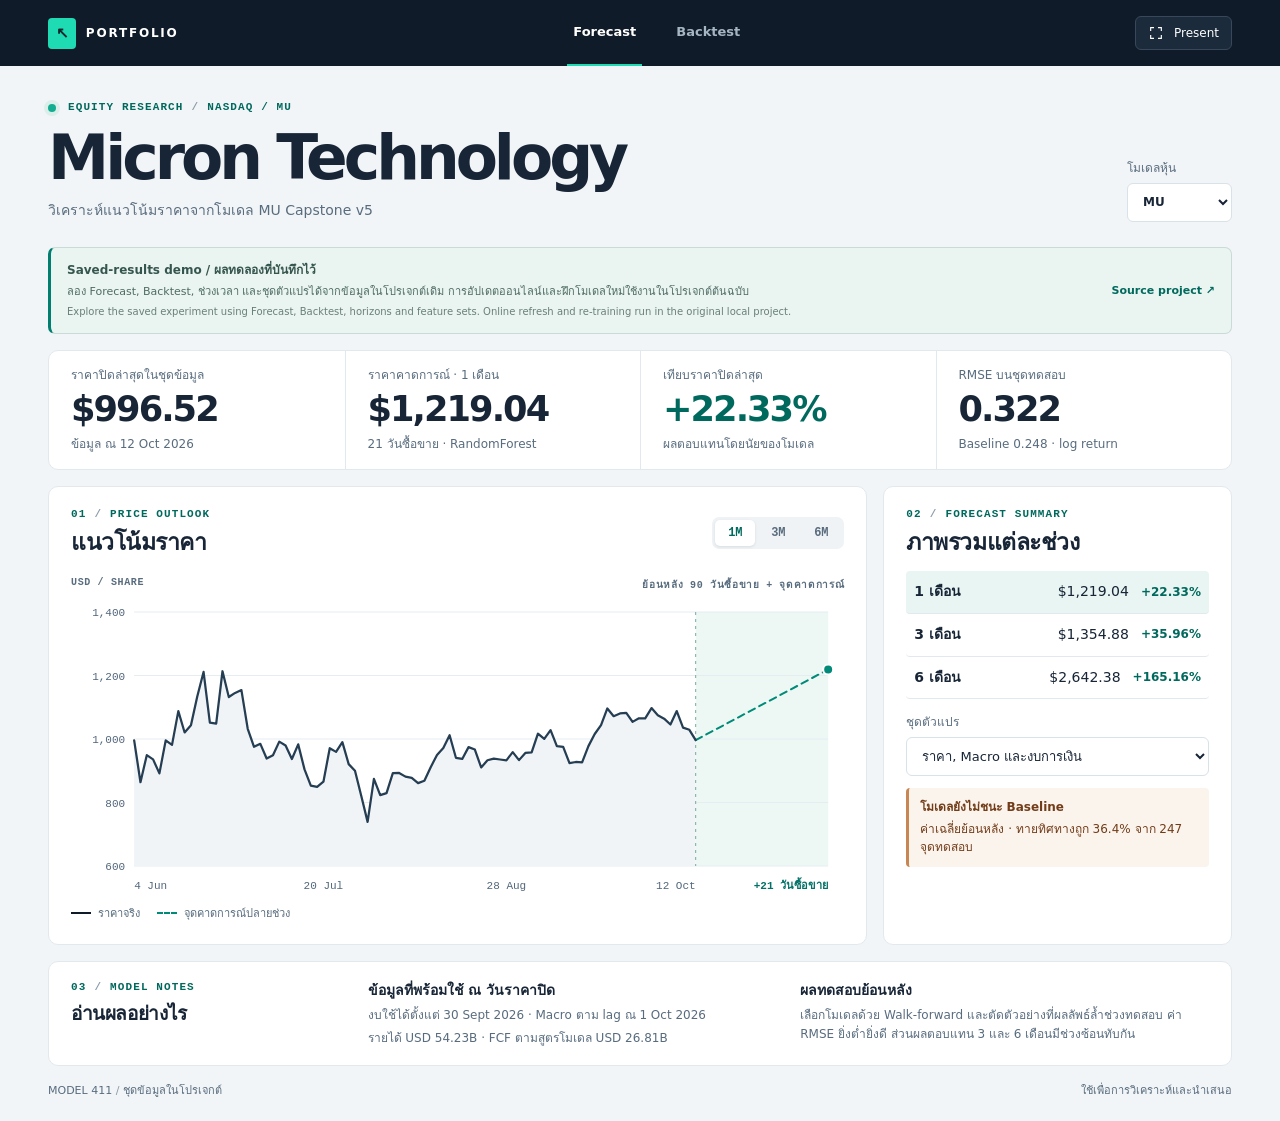
<file: demos/prediction-stock-price/index.html>
<!doctype html>
<html lang="th">
<head>
  <meta charset="utf-8">
  <meta name="viewport" content="width=device-width, initial-scale=1">
  <meta name="theme-color" content="#101b29">
  <title>Prediction_Stock_Price | Saved-results Demo</title>
  <link rel="stylesheet" href="./style.css">
  <script type="module" src="./app.js"></script>
</head>
<body>
  <header class="topbar">
    <div class="wrap top-inner">
      <a class="brand" href="../../#project/mu-forecast" aria-label="กลับไป Portfolio / Back to portfolio"><span class="brand-mark">↖</span><span>PORTFOLIO</span></a>
      <nav aria-label="มุมมอง">
        <button data-view="forecast" aria-pressed="true">Forecast</button>
        <button data-view="backtest" aria-pressed="false">Backtest</button>
      </nav>
      <button class="present" id="present"><svg width="16" height="16" viewBox="0 0 24 24" fill="none" stroke="currentColor" stroke-width="1.7" aria-hidden="true"><path d="M9 4H4v5m11-5h5v5M4 15v5h5m11-5v5h-5"/></svg><span>Present</span></button>
    </div>
  </header>
  <main class="wrap">
    <section class="hero">
      <div>
        <div class="eyebrow"><span class="signal"></span> EQUITY RESEARCH <span class="divider">/</span> <span id="exchange">NASDAQ</span></div>
        <h1 id="company">Micron Technology</h1>
        <p>วิเคราะห์แนวโน้มราคาจากโมเดล <span id="version">MU Capstone v5</span></p>
      </div>
      <div class="actions">
        <label class="model-control"><span>โมเดลหุ้น</span><select id="model" aria-label="โมเดลหุ้น"></select></label>

      </div>
    </section>

    <aside class="demo-note" aria-label="สถานะตัวอย่าง / Demo status">
      <div><strong>Saved-results demo / ผลทดลองที่บันทึกไว้</strong><p>ลอง Forecast, Backtest, ช่วงเวลา และชุดตัวแปรได้จากข้อมูลในโปรเจกต์เดิม การอัปเดตออนไลน์และฝึกโมเดลใหม่ใช้งานในโปรเจกต์ต้นฉบับ</p><p lang="en">Explore the saved experiment using Forecast, Backtest, horizons and feature sets. Online refresh and re-training run in the original local project.</p></div>
      <a href="https://github.com/KHN22/Prediction_Stock_Price" target="_blank" rel="noopener noreferrer">Source project ↗</a>
    </aside>

    <div id="notice" class="notice" role="status" hidden></div>
    <section class="metrics" aria-label="สรุปการคาดการณ์">
      <div><span>ราคาปิดล่าสุดในชุดข้อมูล</span><strong id="last-close">—</strong><small id="date">กำลังโหลดข้อมูล</small></div>
      <div><span id="price-caption">ราคาคาดการณ์</span><strong id="forecast-price">—</strong><small id="sessions">—</small></div>
      <div><span>เทียบราคาปิดล่าสุด</span><strong id="return">—</strong><small>ผลตอบแทนโดยนัยของโมเดล</small></div>
      <div><span>RMSE บนชุดทดสอบ</span><strong id="rmse">—</strong><small id="baseline-metric">—</small></div>
    </section>

    <div class="dashboard">
      <section class="card graph-card" aria-labelledby="graph-title">
        <div class="card-heading">
          <div><div class="eyebrow">01 <span class="divider">/</span> <span id="chart-kicker">PRICE OUTLOOK</span></div><h2 id="graph-title">แนวโน้มราคา</h2></div>
          <div id="horizons" class="segmented" role="group" aria-label="ระยะคาดการณ์">
            <button data-horizon="1m" aria-pressed="true">1M</button>
            <button data-horizon="3m" aria-pressed="false">3M</button>
            <button data-horizon="6m" aria-pressed="false">6M</button>
          </div>
        </div>
        <div class="chart-label"><span id="currency">USD / SHARE</span><span id="chart-period"></span></div>
        <div class="chart" id="chart"></div>
        <div class="legend" id="legend"></div>
      </section>

      <aside class="card outlook">
        <div class="eyebrow">02 <span class="divider">/</span> FORECAST SUMMARY</div>
        <h2>ภาพรวมแต่ละช่วง</h2>
        <div id="outlooks" class="outlooks"></div>
        <label class="feature-control"><span>ชุดตัวแปร</span><select id="feature" aria-label="ชุดตัวแปร"></select></label>
        <div class="assessment" id="assessment"></div>
      </aside>
    </div>

    <details id="macro-details" class="card macro-details" hidden>
      <summary>ข้อมูล Macro จาก FRED</summary>
      <div class="macro-table-wrap"><table><thead><tr><th>ตัวแปร</th><th>งวดล่าสุดที่ดึง</th><th>ค่าล่าสุด</th><th>ค่าที่ใช้ตาม lag</th></tr></thead><tbody id="macro-rows"></tbody></table></div>
      <p>วันที่งวดเป็นช่วงที่ข้อมูลอ้างอิง โมเดลเลื่อนข้อมูลหนึ่งเดือน และใช้ GDP หลังจบไตรมาสแล้วหนึ่งเดือน ประวัติ FRED อาจมีการปรับย้อนหลัง</p>
    </details>
    <section class="card methodology">
      <div><div class="eyebrow">03 <span class="divider">/</span> MODEL NOTES</div><h2>อ่านผลอย่างไร</h2></div>
      <div><strong>ข้อมูลที่พร้อมใช้ ณ วันราคาปิด</strong><p id="input-dates">กำลังอ่านข้อมูล</p><p id="input-values"></p></div>
      <div><strong>ผลทดสอบย้อนหลัง</strong><p>เลือกโมเดลด้วย Walk-forward และตัดตัวอย่างที่ผลลัพธ์ล้ำช่วงทดสอบ ค่า RMSE ยิ่งต่ำยิ่งดี ส่วนผลตอบแทน 3 และ 6 เดือนมีช่วงซ้อนทับกัน</p></div>
    </section>
    <footer><span>MODEL 411 <span class="divider">/</span> <span id="source">ชุดข้อมูลในโปรเจกต์</span></span><span>ใช้เพื่อการวิเคราะห์และนำเสนอ</span></footer>
  </main>


</body>
</html>
</file>
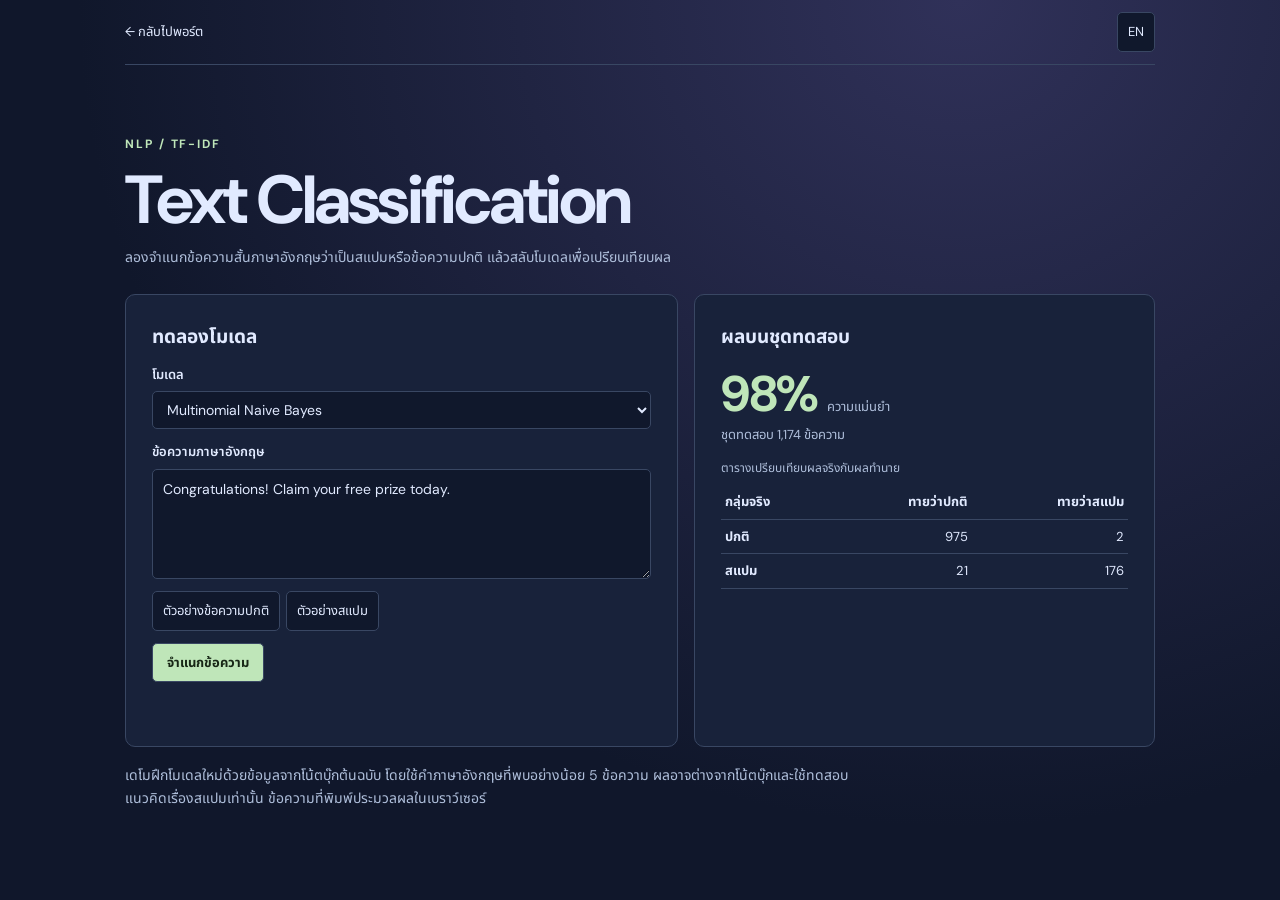
<file: demos/text-classification/index.html>
<!doctype html>
<html lang="th">
<head>
  <meta charset="utf-8">
  <meta name="viewport" content="width=device-width, initial-scale=1">
  <meta name="theme-color" content="#10172b">
  <title>Text Classification · Spam Classifier Demo</title>
  <link rel="stylesheet" href="style.css">
  <script src="app.js" defer></script>
</head>
<body>
  <header class="wrap topbar"><a href="../../#project/nlp" data-copy="back">← กลับไปพอร์ต</a><button id="language" type="button" lang="en">EN</button></header>
  <main class="wrap">
    <p class="eyebrow">NLP / TF-IDF</p>
    <h1>Text Classification</h1>
    <p class="intro" data-copy="intro">ลองจำแนกข้อความสั้นภาษาอังกฤษว่าเป็นสแปมหรือข้อความปกติ แล้วสลับโมเดลเพื่อเปรียบเทียบผล</p>
    <div class="layout">
      <section class="panel" aria-labelledby="try-title">
        <h2 id="try-title" data-copy="tryTitle">ทดลองโมเดล</h2>
        <form id="classify">
          <label><span data-copy="model">โมเดล</span><select id="model"><option value="bayes">Multinomial Naive Bayes</option><option value="logistic">Logistic Regression</option></select></label>
          <label><span data-copy="message">ข้อความภาษาอังกฤษ</span><textarea id="message" rows="4" maxlength="1000" required>Congratulations! Claim your free prize today.</textarea></label>
          <div class="samples"><button type="button" data-example="ordinary" data-copy="ordinary">ตัวอย่างข้อความปกติ</button><button type="button" data-example="spam" data-copy="spamSample">ตัวอย่างสแปม</button></div>
          <button class="primary" id="predict" type="submit" disabled data-copy="predict">จำแนกข้อความ</button>
        </form>
        <p id="result" class="result" role="status"></p>
      </section>
      <section class="panel metrics" aria-labelledby="metrics-title">
        <h2 id="metrics-title" data-copy="metrics">ผลบนชุดทดสอบ</h2>
        <div class="accuracy"><strong id="accuracy">—</strong><span data-copy="accuracy">ความแม่นยำ</span></div>
        <p id="test-count"></p>
        <table>
          <caption data-copy="matrix">ตารางเปรียบเทียบผลจริงกับผลทำนาย</caption>
          <thead><tr><th scope="col" data-copy="actual">กลุ่มจริง</th><th scope="col" data-copy="predOrdinary">ทายว่าปกติ</th><th scope="col" data-copy="predSpam">ทายว่าสแปม</th></tr></thead>
          <tbody><tr><th scope="row" data-copy="ordinaryLabel">ปกติ</th><td id="tn">—</td><td id="fp">—</td></tr><tr><th scope="row" data-copy="spamLabel">สแปม</th><td id="fn">—</td><td id="tp">—</td></tr></tbody>
        </table>
      </section>
    </div>
    <p class="footnote" data-copy="note">เดโมฝึกโมเดลใหม่ด้วยข้อมูลจากโน้ตบุ๊กต้นฉบับ โดยใช้คำภาษาอังกฤษที่พบอย่างน้อย 5 ข้อความ ผลอาจต่างจากโน้ตบุ๊กและใช้ทดสอบแนวคิดเรื่องสแปมเท่านั้น ข้อความที่พิมพ์ประมวลผลในเบราว์เซอร์</p>
  </main>
</body>
</html>
</file>
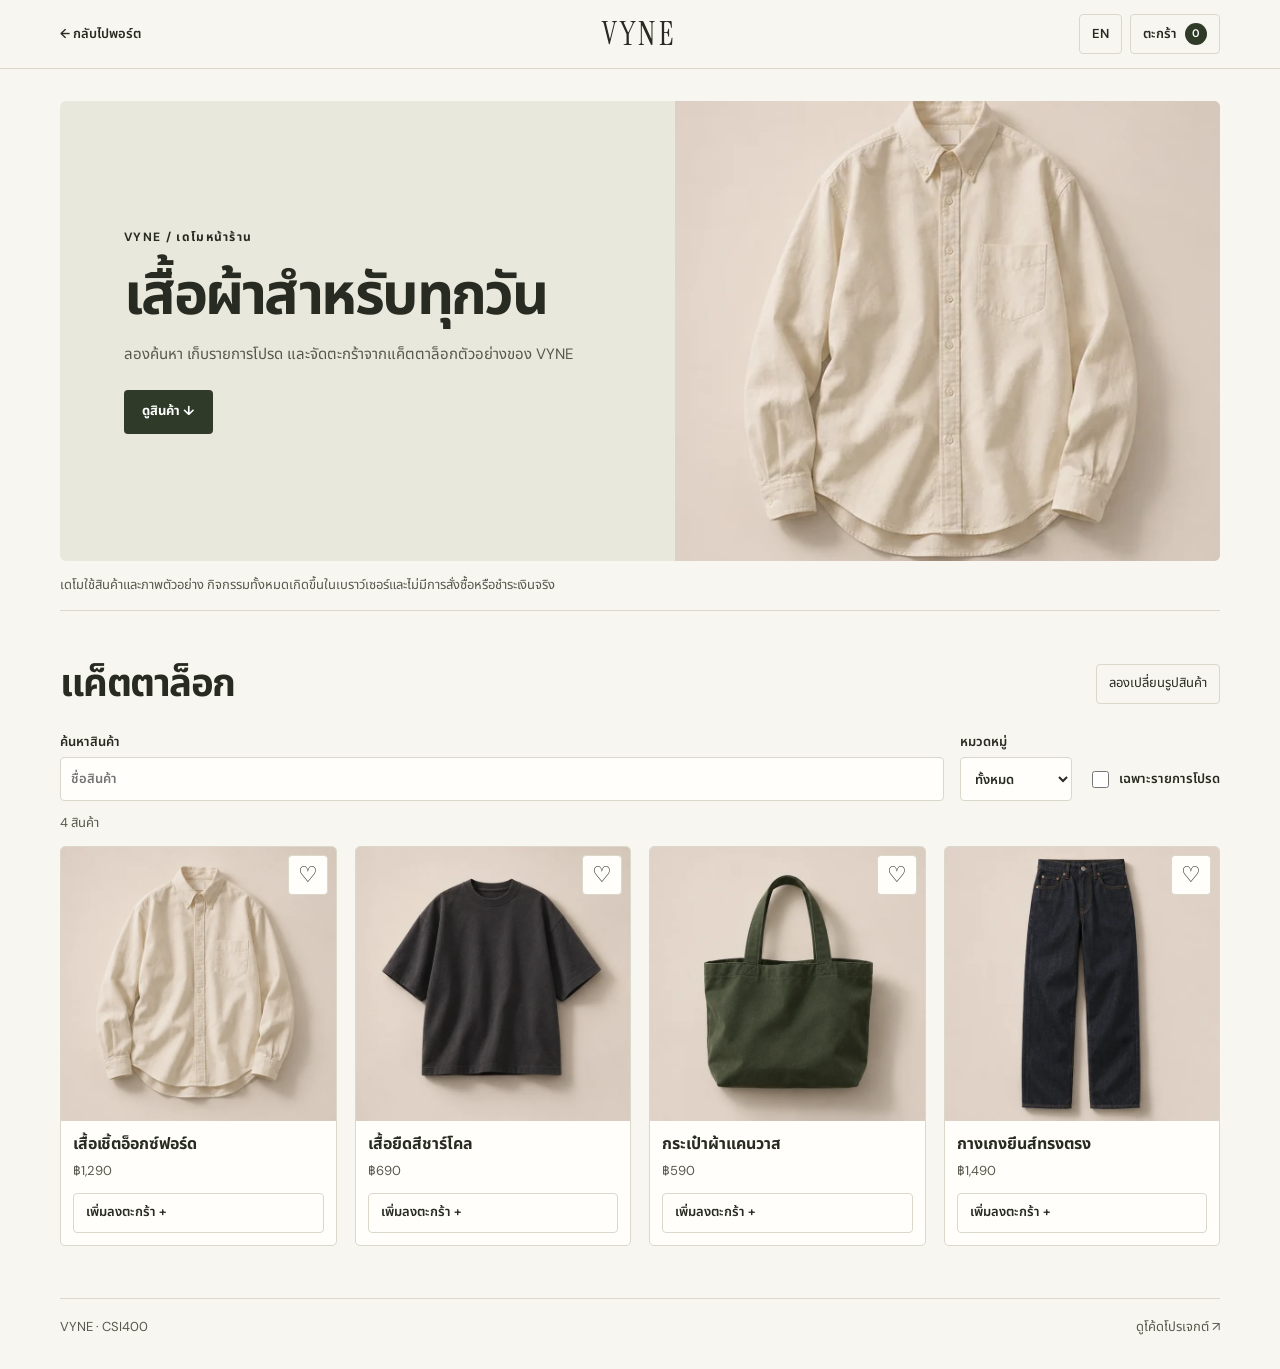
<file: demos/vyne/index.html>
<!doctype html>
<html lang="th">
<head>
  <meta charset="utf-8">
  <meta name="viewport" content="width=device-width, initial-scale=1">
  <meta name="theme-color" content="#f8f6f0">
  <title>VYNE · Storefront Demo</title>
  <link rel="stylesheet" href="style.css">
  <script src="app.js" defer></script>
</head>
<body>
  <header class="topbar">
    <div class="wrap topbar-inner">
      <a class="back" href="../../#project/vyne" data-copy="back">← กลับไปพอร์ต</a>
      <span class="wordmark">VYNE</span>
      <div class="topbar-actions">
        <button id="language" type="button" lang="en">EN</button>
        <button class="cart-button" type="button" id="open-cart"><span data-copy="cart">ตะกร้า</span> <span id="cart-count">0</span></button>
      </div>
    </div>
  </header>
  <main class="wrap">
    <div class="hero">
      <div class="hero-copy">
        <p class="eyebrow" data-copy="eyebrow">VYNE / เดโมหน้าร้าน</p>
        <h1 data-copy="title">เสื้อผ้าสำหรับทุกวัน</h1>
        <p data-copy="intro">ลองค้นหา เก็บรายการโปรด และจัดตะกร้าจากแค็ตตาล็อกตัวอย่างของ VYNE</p>
        <a class="primary" href="#collection" data-copy="browse">ดูสินค้า ↓</a>
      </div>
      <img class="hero-image" src="oxford.webp" alt="" width="600" height="600" fetchpriority="high">
    </div>
    <p class="demo-note" data-copy="notice">เดโมใช้สินค้าและภาพตัวอย่าง กิจกรรมทั้งหมดเกิดขึ้นในเบราว์เซอร์และไม่มีการสั่งซื้อหรือชำระเงินจริง</p>
    <section id="collection" aria-labelledby="collection-title">
      <div class="collection-heading">
        <h2 id="collection-title" data-copy="collection">แค็ตตาล็อก</h2>
        <button type="button" id="open-editor" data-copy="edit">ลองเปลี่ยนรูปสินค้า</button>
      </div>
      <div class="filters">
        <label><span data-copy="search">ค้นหาสินค้า</span><input id="search" type="search" autocomplete="off" placeholder="ชื่อสินค้า" data-placeholder="searchPlaceholder"></label>
        <label><span data-copy="category">หมวดหมู่</span><select id="category"><option value="all" data-copy="all">ทั้งหมด</option><option value="clothing" data-copy="clothing">เสื้อผ้า</option><option value="accessories" data-copy="accessories">อุปกรณ์เสริม</option></select></label>
        <label class="favorites-filter"><input id="favorites-only" type="checkbox"><span data-copy="favorites">เฉพาะรายการโปรด</span></label>
      </div>
      <p id="results" class="results" aria-live="polite"></p>
      <div id="catalog" class="catalog"></div>
    </section>
  </main>
  <footer class="wrap footer"><span>VYNE · CSI400</span><a href="https://github.com/AterixGz/CSI400_2025" target="_blank" rel="noopener noreferrer" data-copy="source">ดูโค้ดโปรเจกต์ ↗</a></footer>
  <p class="sr-only" id="status" role="status"></p>
  <dialog id="cart-dialog" aria-labelledby="cart-title">
    <div class="dialog-heading"><h2 id="cart-title" data-copy="cart">ตะกร้า</h2><form method="dialog"><button data-copy="close">ปิด</button></form></div>
    <div id="cart-items"></div>
    <p class="cart-total"><span data-copy="total">ยอดรวม</span> <strong id="cart-total"></strong></p>
    <p class="muted" data-copy="cartNote">ตะกร้าตัวอย่างสำหรับทดลองการใช้งาน</p>
  </dialog>
  <dialog id="editor-dialog" aria-labelledby="editor-title">
    <div class="dialog-heading"><h2 id="editor-title" data-copy="edit">ลองเปลี่ยนรูปสินค้า</h2><form method="dialog"><button data-copy="close">ปิด</button></form></div>
    <p class="muted" data-copy="imageNote">เลือกรูป JPG หรือ PNG ไม่เกิน 5 MB รูปจะใช้ในเดโมนี้จนกว่าจะโหลดหน้าใหม่</p>
    <div class="editor-fields">
      <label><span data-copy="product">สินค้า</span><select id="editor-product"></select></label>
      <label><span data-copy="chooseImage">เลือกไฟล์รูป</span><input type="file" id="image-file" accept="image/jpeg,image/png"></label>
    </div>
    <img id="editor-preview" width="600" height="600" alt="">
    <p id="editor-status" role="status"></p>
    <button id="reset-image" type="button" data-copy="reset">คืนรูปเดิม</button>
  </dialog>
</body>
</html>
</file>
<file: demos/prediction-stock-price/style.css>
:root{color-scheme:light;--navy:#101b29;--ink:#172536;--muted:#586c7e;--soft:#e2e9ee;--paper:#f2f5f7;--white:#fff;--teal:#007e70;--teal-dark:#00695d;--teal-light:#e9f5f2;--warn:#904719;--red:#ad4841;--mono:"Cascadia Code","Consolas",monospace}
*{box-sizing:border-box}
body{margin:0;background:var(--paper);color:var(--ink);font-family:"Segoe UI",Tahoma,system-ui,sans-serif;font-size:14px;line-height:1.55}
button,input,select{font:inherit}button,select{cursor:pointer}
button:focus-visible,select:focus-visible,input:focus-visible,a:focus-visible{outline:2px solid #0b9c88;outline-offset:3px}
button{color:inherit}h1,h2,p{margin:0}
.wrap{width:min(1380px,calc(100% - 96px));margin:auto}
.topbar{background:var(--navy);color:white}
.top-inner{display:flex;align-items:center;justify-content:space-between;height:66px;gap:16px}
.brand,.present,.primary{display:inline-flex;align-items:center;gap:10px}
.brand{letter-spacing:.15em;font-size:12px;font-weight:750;white-space:nowrap}
.brand-mark{background:#1fdbb4;color:#10272b;font:750 15px var(--mono);letter-spacing:-.08em;padding:6px 8px;border-radius:4px}
.topbar nav{display:flex;align-items:stretch;height:100%;gap:28px}
.topbar nav button{border:0;border-bottom:2px solid transparent;background:transparent;color:#a6b5c2;padding:0 6px;font-size:13px;font-weight:650}
.topbar nav button[aria-pressed=true]{border-color:#1fdbb4;color:#fff}
.present{background:#1c2b3c;border:1px solid #38485a;color:white;border-radius:6px;padding:7px 12px;font-size:12px}
.hero{display:flex;justify-content:space-between;align-items:end;gap:22px;padding:34px 0 25px}
.eyebrow{display:flex;align-items:center;gap:8px;color:var(--teal-dark);font:700 11px/1.4 var(--mono);letter-spacing:.10em}
.signal{width:8px;height:8px;border-radius:50%;background:#13ad92;box-shadow:0 0 0 4px #dbeeea;margin-right:4px}
.divider{color:#8b9caa}
h1{font-size:clamp(33px,4.8vw,62px);letter-spacing:-.065em;line-height:1.13;margin:8px 0 7px;font-weight:730}
.hero p{color:var(--muted)}
.actions{display:flex;gap:10px;align-items:end}
.model-control,.feature-control{display:grid;gap:5px;color:var(--muted);font-size:12px}
select{border:1px solid #d7e2e9;background:white;color:var(--ink);padding:8px 11px;border-radius:6px;min-height:39px}
.model-control select{min-width:105px;font-weight:650}
.primary{border:1px solid var(--teal-dark);background:var(--teal-dark);color:white;padding:8px 14px;border-radius:6px;min-height:39px;white-space:nowrap;font-weight:650}
.primary:hover{background:#005449}
button:disabled{opacity:.6;cursor:wait}
.metrics{display:grid;grid-template-columns:repeat(4,1fr);background:#fff;border:1px solid var(--soft);border-radius:10px;overflow:hidden;margin-bottom:16px}
.metrics>div{display:grid;gap:4px;padding:15px 22px;min-width:0}
.metrics>div+div{border-left:1px solid var(--soft)}
.metrics span,.metrics small{color:var(--muted);font-size:12px}
.metrics strong{font-size:clamp(22px,2.75vw,37px);letter-spacing:-.055em;line-height:1.22;font-weight:730;font-variant-numeric:tabular-nums}
.up{color:var(--teal-dark)}.down{color:var(--red)}
.dashboard{display:grid;grid-template-columns:minmax(0,2.35fr) minmax(280px,1fr);gap:16px}
.card{background:white;border:1px solid var(--soft);border-radius:10px;min-width:0}
.graph-card,.outlook{padding:20px 22px}
.card-heading{display:flex;justify-content:space-between;align-items:center;gap:12px}
h2{font-weight:720;font-size:23px;letter-spacing:-.02em;line-height:1.35;margin-top:5px}
.segmented{display:flex;gap:3px;padding:3px;background:#eff3f5;border-radius:7px}
.segmented button{border:0;border-radius:5px;background:transparent;min-width:40px;padding:6px 7px;color:var(--muted);font:700 12px var(--mono)}
.segmented button[aria-pressed=true]{background:white;color:var(--teal-dark);box-shadow:0 1px 3px #152b391c}
.chart-label{display:flex;justify-content:space-between;margin:19px 0 4px;gap:8px;color:var(--muted);font:600 10px var(--mono);letter-spacing:.065em}
.chart{width:100%;height:300px;position:relative}
.chart svg{display:block;width:100%;height:100%;overflow:visible;touch-action:pan-y}
.chart .axis{font:11px var(--mono);fill:#52677b}
.chart .axis.future{fill:#007267;font-weight:700}
.legend{min-height:22px;display:flex;flex-wrap:wrap;gap:8px 17px;align-items:center;color:var(--muted);font-size:11px;margin-top:6px}
.legend span{display:inline-flex;gap:7px;align-items:center}
.swatch{width:20px;border-top:2px solid var(--navy)}
.swatch.predicted{border-color:#008b78;border-top-style:dashed}.swatch.baseline{border-color:#a97540;border-top-style:dotted}
.tooltip{position:absolute;z-index:1;pointer-events:none;background:#101b29;color:white;border-radius:6px;padding:7px 10px;white-space:pre-line;font-size:11px;box-shadow:0 3px 12px #0002}
.outlooks{margin:13px 0 14px}
.outlook-row{display:grid;grid-template-columns:1fr auto auto;gap:12px;width:100%;align-items:center;text-align:left;background:white;border:0;border-bottom:1px solid var(--soft);padding:10px 8px;border-radius:4px;font-variant-numeric:tabular-nums}
.outlook-row[aria-pressed=true]{background:var(--teal-light)}
.outlook-row span:first-child{font-weight:700}
.outlook-row span:last-child{min-width:58px;text-align:right;font-size:12px;font-weight:700}
.feature-control select{width:100%;font-size:13px}
.assessment{padding:10px 11px;margin-top:12px;background:#fbf4ed;color:#723c18;border-left:3px solid #c78654;border-radius:4px;font-size:12px}
.assessment.good{background:var(--teal-light);color:var(--teal-dark);border-color:var(--teal)}
.assessment strong{display:block;margin-bottom:3px}
.methodology{display:grid;grid-template-columns:1fr 1.5fr 1.5fr;gap:24px;margin-top:16px;padding:18px 22px}
.methodology h2{font-size:19px}
.methodology p{color:var(--muted);font-size:12px;margin-top:4px}
footer{display:flex;justify-content:space-between;gap:12px;padding:16px 0 22px;color:var(--muted);font-size:11px}
.notice{border:1px solid #e3bda7;border-radius:6px;background:#fff6ed;padding:8px 12px;margin-bottom:14px;color:#743518}
dialog{border:1px solid var(--soft);border-radius:12px;background:white;color:var(--ink);width:min(500px,calc(100% - 32px));padding:25px;box-shadow:0 20px 65px #101b2933}
dialog::backdrop{background:#101b29a0}
dialog p{color:var(--muted);margin-top:9px}
dialog .feature-control{margin-top:12px}
dialog details{margin:9px 0;color:var(--muted);font-size:12px}
#templates a{color:var(--teal-dark);margin-right:14px}
dialog ul{padding-left:20px;font:12px/1.75 var(--mono);overflow-wrap:anywhere}
.file-input{display:grid;gap:6px;border:1px dashed #8da6ac;padding:10px;border-radius:6px}
.file-input input{width:100%}
.dialog-actions{display:flex;justify-content:end;gap:8px;margin-top:16px}
.dialog-actions button:not(.primary){background:white;border:1px solid var(--soft);border-radius:6px;padding:7px 15px}
.presenting .actions,.presenting .methodology,.presenting footer{display:none}
.presenting .chart{height:clamp(300px,calc(100vh - 410px),580px)}
@media(max-width:1020px){.wrap{width:calc(100% - 48px)}.dashboard{grid-template-columns:minmax(0,1.8fr) minmax(250px,1fr)}.outlook-row{gap:8px}.graph-card,.outlook{padding:16px}}
@media(max-width:760px){.wrap{width:calc(100% - 32px)}.dashboard,.methodology{grid-template-columns:1fr}.hero{align-items:start;flex-direction:column;padding:24px 0 20px;gap:12px}.metrics{grid-template-columns:repeat(2,1fr)}.metrics>div{padding:12px}.metrics>div:nth-child(3){border-left:0}.metrics>div:nth-child(n+3){border-top:1px solid var(--soft)}.topbar nav{gap:8px}.chart{height:260px}.methodology{gap:12px}}
@media(max-width:410px){.brand>span:last-child{display:none}.chart-label{font-size:9px}.card-heading h2{font-size:19px}.outlook-row{grid-template-columns:1fr auto auto}}
.actions{flex-wrap:wrap;justify-content:flex-end}
footer>span{overflow-wrap:anywhere}
@media(max-width:760px){.actions{justify-content:flex-start}}
.macro-details{margin-top:16px;padding:14px 22px}
.macro-details summary{cursor:pointer;font-weight:650}
.macro-table-wrap{overflow-x:auto}
.macro-details table{width:100%;border-collapse:collapse;margin-top:12px;text-align:left;font-size:12px}
.macro-details td,.macro-details th{padding:9px;border-bottom:1px solid var(--soft)}
.macro-details a{color:var(--teal-dark)}
.macro-details p{font-size:12px;color:var(--muted);margin-top:10px}
.presenting .macro-details{display:none}

/* Portfolio saved-results mode: no upload or network-write controls. */
a.brand{color:inherit;text-decoration:none}
.demo-note{display:flex;gap:20px;align-items:center;justify-content:space-between;border:1px solid #c9dbd7;border-left:3px solid var(--teal);background:#eaf4f0;border-radius:7px;padding:13px 16px;margin:0 0 16px;color:#35564e}
.demo-note strong{display:block;font-size:12px;margin-bottom:4px}
.demo-note p{font-size:11px;line-height:1.6;color:#4e6c64}
.demo-note p[lang=en]{font-size:10px;margin-top:3px;color:#688078}
.demo-note>a{font-size:11px;color:var(--teal-dark);font-weight:650;text-decoration:none;white-space:nowrap}
.demo-note>a:hover{text-decoration:underline;text-underline-offset:3px}
.presenting .demo-note{display:none}
@media(max-width:760px){.demo-note{display:block;padding:12px}.demo-note>a{display:inline-block;margin-top:8px}.hero{padding-bottom:18px}.actions{width:100%}.model-control{width:100%;max-width:250px}}
@media(prefers-reduced-motion:reduce){*{scroll-behavior:auto!important}}
</file>
<file: demos/text-classification/style.css>
@import url('https://fonts.googleapis.com/css2?family=DM+Sans:wght@400;500;600;700&family=Noto+Sans+Thai:wght@400;500;600;700&display=swap');

:root{color-scheme:dark;font-family:'DM Sans','Noto Sans Thai',sans-serif;--ink:#e1eaff;--muted:#afbfdb;--line:#394763;--green:#bfe6b9;background:#10172b;color:var(--ink)}
*{box-sizing:border-box}
body{margin:0;min-height:100dvh;line-height:1.65;background:radial-gradient(ellipse at 75% 0%,#303159,transparent 65%)}
.wrap{width:min(1030px,calc(100% - 48px));margin-inline:auto}
.topbar{display:flex;justify-content:space-between;align-items:center;min-height:65px;border-bottom:1px solid var(--line);font-size:13px}
a{color:inherit;text-decoration:none}
main{padding-block:clamp(30px,6vw,70px) 40px}
h1,h2,p{margin:0}
.eyebrow{color:var(--green);font-size:12px;font-weight:700;letter-spacing:.16em}
h1{margin:8px 0;font-size:clamp(33px,6vw,68px);letter-spacing:-.045em;line-height:1.1}
.intro,.footnote{color:var(--muted);max-width:730px;font-size:14px}
.layout{display:grid;grid-template-columns:1.2fr 1fr;gap:16px;margin:25px 0 17px}
.panel{background:#18223a;border:1px solid var(--line);border-radius:10px;padding:clamp(16px,3vw,26px);min-width:0}
h2{font-size:19px;margin-bottom:12px}
form,label{display:grid;gap:6px}
form{gap:12px}
label>span{font-size:13px;font-weight:600}
textarea,select,button{font:inherit;color:inherit;background:#10182c;border:1px solid var(--line);border-radius:5px;padding:8px 10px;min-width:0}
textarea,select{width:100%;font-size:14px}
textarea{resize:vertical;min-height:90px}
button{cursor:pointer;font-size:13px;min-height:38px}
button:disabled{opacity:.55;cursor:default}
.samples{display:flex;flex-wrap:wrap;gap:6px}
.primary{justify-self:start;background:var(--green);color:#182716;font-weight:700;padding-inline:14px}
.result{margin-top:14px;font-size:14px;color:var(--green);min-height:1.7em}
.accuracy{display:flex;gap:10px;align-items:baseline}
.accuracy strong{font-size:clamp(32px,5vw,50px);line-height:1.2;letter-spacing:-.05em;color:var(--green)}
.accuracy span,.metrics p{font-size:13px;color:var(--muted)}
table{width:100%;border-collapse:collapse;margin-top:14px;font-size:13px;text-align:right}
caption{color:var(--muted);text-align:left;font-size:12px;padding-bottom:6px}
td,th{border-bottom:1px solid var(--line);padding:6px 4px}
th:first-child{text-align:left}
:focus-visible{outline:2px solid var(--green);outline-offset:3px}
@media(max-width:680px){.wrap{width:calc(100% - 28px)}.layout{grid-template-columns:1fr;gap:10px}.panel{padding:16px}}
</file>
<file: demos/vyne/style.css>
@import url('https://fonts.googleapis.com/css2?family=DM+Sans:wght@400;500;600;700&family=Instrument+Serif&family=Noto+Sans+Thai:wght@400;500;600;700&display=swap');

:root{color-scheme:light;--paper:#f8f6f0;--ink:#282b21;--muted:#57594d;--line:#d9d8cb;--olive:#303a29;font-family:'DM Sans','Noto Sans Thai',sans-serif;color:var(--ink);background:var(--paper);scroll-behavior:smooth;scroll-padding-top:84px}
*{box-sizing:border-box}
body{margin:0;line-height:1.6}
a{color:inherit;text-decoration:none}
button,input,select{font:inherit;color:inherit}
button{cursor:pointer;background:transparent;border:1px solid var(--line);border-radius:4px;padding:7px 12px;min-height:40px}
button:hover,a:hover{filter:brightness(.9)}
:focus-visible{outline:3px solid #56764c;outline-offset:3px}
img{display:block;width:100%;height:auto}
h1,h2,h3,p{margin:0}
.wrap{width:min(1160px,calc(100% - 64px));margin-inline:auto}
.topbar{position:sticky;top:0;z-index:2;background:#f8f6f0f7;border-bottom:1px solid var(--line)}
.topbar-inner{display:grid;grid-template-columns:1fr auto 1fr;align-items:center;gap:12px;min-height:68px}
.back,.topbar-actions{font-size:13px;font-weight:600}
.wordmark{font:32px/1 'Instrument Serif',Georgia,serif;letter-spacing:.13em}
.topbar-actions{justify-self:end;display:flex;gap:8px;align-items:center}
.cart-button{display:flex;gap:8px;align-items:center;white-space:nowrap}
#cart-count{display:grid;place-items:center;min-width:22px;height:22px;padding-inline:3px;background:var(--olive);color:white;border-radius:50%;font-size:11px}
.hero{display:grid;grid-template-columns:1.13fr 1fr;min-height:390px;margin-top:32px;background:#e9e8dd;overflow:hidden;border-radius:6px}
.hero-copy{padding:clamp(28px,5vw,76px);align-self:center}
.eyebrow{letter-spacing:.11em;text-transform:uppercase;font-size:12px;font-weight:700}
.hero h1{font-size:clamp(34px,4.5vw,64px);line-height:1.18;letter-spacing:-.045em;margin:13px 0}
html[lang=en] .hero h1{font:400 clamp(52px,6.3vw,88px)/.95 'Instrument Serif',Georgia,serif;letter-spacing:-.03em}
.hero-copy p:not(.eyebrow){max-width:30rem;color:var(--muted);font-size:15px}
.primary{display:inline-flex;align-items:center;justify-content:center;margin-top:24px;min-height:44px;background:var(--olive);color:white;font-size:13px;font-weight:700;border-radius:4px;padding:10px 18px}
.hero-image{height:100%;min-height:0;max-height:460px;object-fit:cover;object-position:center}
.demo-note{padding:14px 0;color:var(--muted);font-size:13px;border-bottom:1px solid var(--line)}
#collection{margin-block:42px 52px}
.collection-heading{display:flex;flex-wrap:wrap;gap:8px;justify-content:space-between;align-items:center;margin-bottom:18px}
.collection-heading h2{font-size:clamp(26px,3vw,40px);letter-spacing:-.04em}
.collection-heading button,.dialog-heading button{font-size:13px}
.filters{display:flex;flex-wrap:wrap;align-items:end;gap:12px 16px}
.filters label,.editor-fields label{display:grid;gap:4px;font-size:13px;font-weight:600}
.filters label:first-child{flex:1 1 210px}
.filters input[type=search],select,input[type=file]{background:#fffefa;border:1px solid var(--line);border-radius:4px;padding:9px 10px;width:100%;min-width:0;min-height:44px}
.filters .favorites-filter{display:flex;align-items:center;min-height:44px;gap:7px}
input[type=checkbox]{accent-color:var(--olive);width:17px;height:17px}
.results,.muted{color:var(--muted);font-size:13px}
.results{margin:12px 0}
.catalog{display:grid;grid-template-columns:repeat(4,minmax(0,1fr));gap:18px}
.product-card{position:relative;min-width:0;overflow:hidden;border:1px solid var(--line);border-radius:5px;background:#fffefa}
.product-card[hidden]{display:none}
.product-card img{aspect-ratio:1;object-fit:cover;background:#ded4c8}
.product-meta{display:grid;align-content:start;gap:5px;padding:12px}
.product-meta h3{font-size:16px;line-height:1.4}
.product-meta p{font-size:13px;color:var(--muted)}
.favorite{position:absolute;top:8px;right:8px;background:#fffefa;min-width:40px;padding:4px;font-size:22px;line-height:1}
.favorite[aria-pressed=true]{background:#e1ebdb;color:#274420}
.add{margin-top:6px;text-align:left;font-size:13px;font-weight:600}
.footer{display:flex;justify-content:space-between;gap:16px;padding:18px 0 32px;border-top:1px solid var(--line);font-size:13px;color:var(--muted)}
dialog{border:1px solid var(--line);border-radius:8px;background:var(--paper);color:var(--ink);width:min(530px,calc(100% - 28px));max-height:90dvh;padding:20px}
dialog::backdrop{background:#1f291c99}
.dialog-heading{display:flex;justify-content:space-between;gap:12px;align-items:center;margin-bottom:12px}
.dialog-heading h2{font-size:22px}
.cart-item{display:grid;grid-template-columns:1fr auto;gap:10px;align-items:center;padding:12px 0;border-bottom:1px solid var(--line);font-size:14px}
.cart-item button{min-width:40px}
.cart-total{display:flex;justify-content:space-between;gap:10px;padding:13px 0}
.editor-fields{display:grid;gap:10px;margin:12px 0}
#editor-preview{width:min(160px,100%);aspect-ratio:1;object-fit:cover;border-radius:4px}
#editor-status{font-size:13px;margin:10px 0}
.sr-only{position:absolute;width:1px;height:1px;padding:0;margin:-1px;overflow:hidden;clip-path:inset(50%);white-space:nowrap;border:0}
@media(max-width:850px){.catalog{grid-template-columns:repeat(2,minmax(0,1fr))}.hero{min-height:315px}}
@media(max-width:560px){.wrap{width:calc(100% - 32px)}.topbar-inner{min-height:59px;gap:5px}.wordmark{font-size:23px}.topbar-actions{gap:4px}.back,.topbar-actions{font-size:11px}.topbar-actions button{padding:4px 6px;min-height:36px}.hero{grid-template-columns:1fr;margin-top:18px}.hero-copy{padding:25px}.hero-image{max-height:220px;object-position:center 42%}.catalog{gap:10px}.product-meta{padding:9px}.product-meta h3{font-size:14px}.add{font-size:11px;padding-inline:7px}.footer{font-size:11px}}
@media(prefers-reduced-motion:reduce){:root{scroll-behavior:auto}}
</file>
